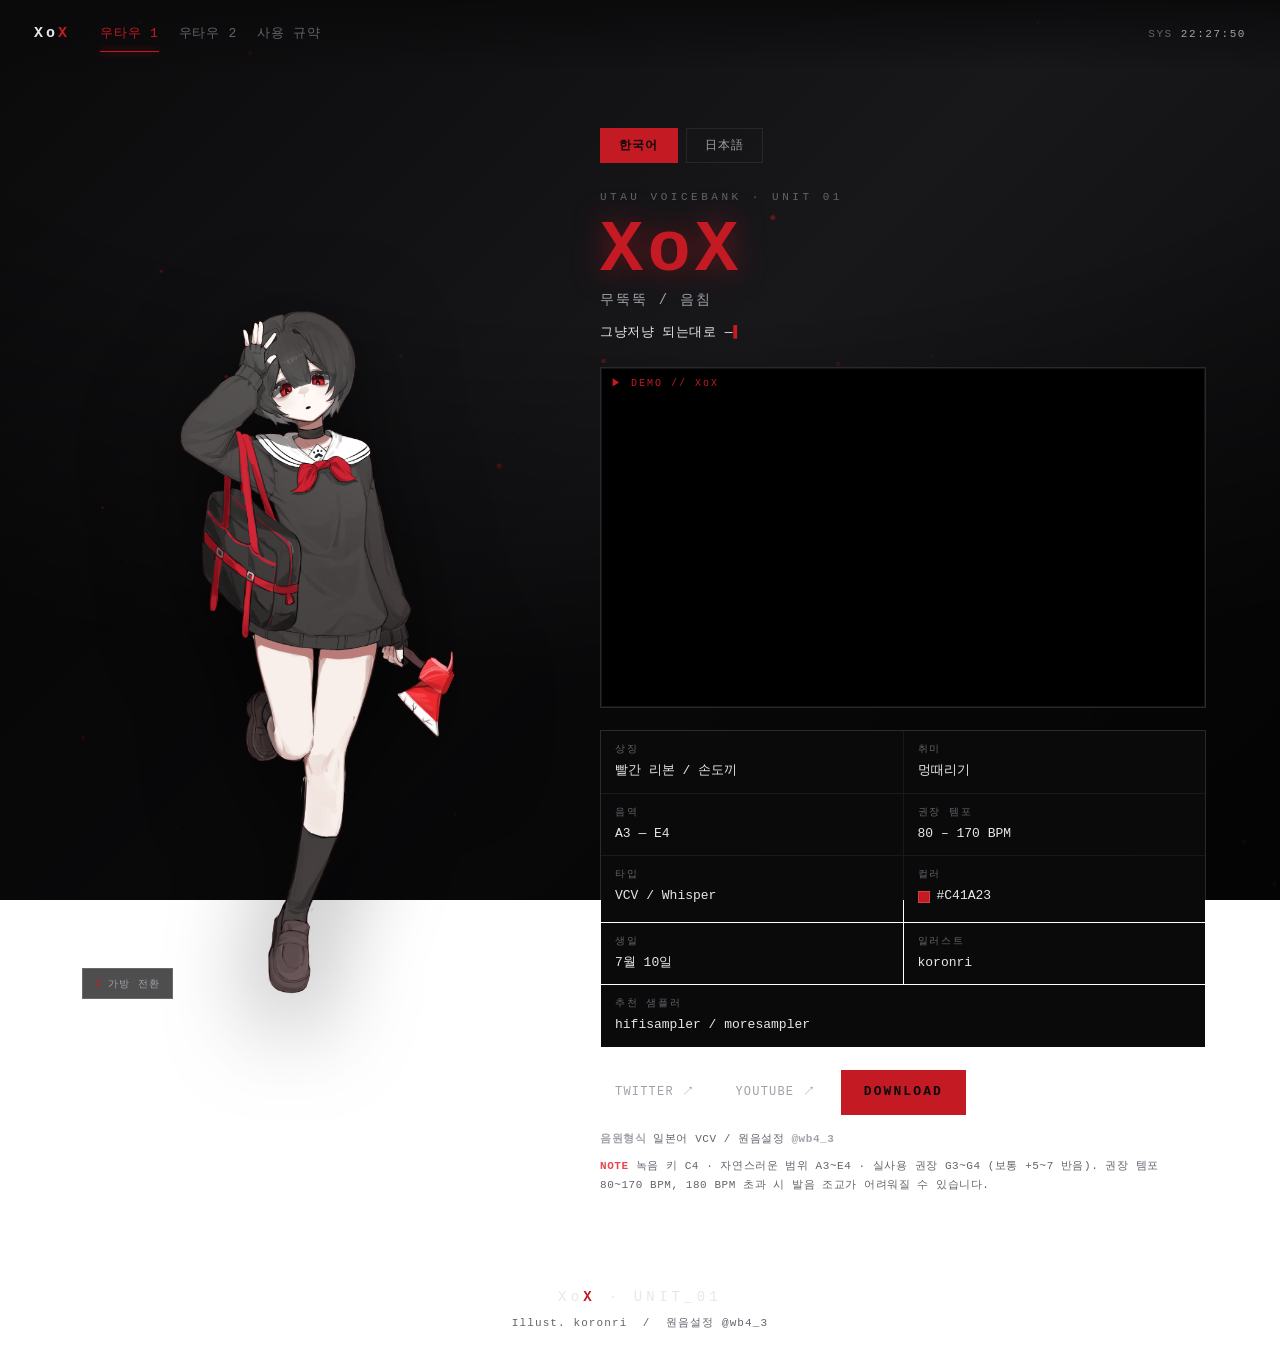
<file: index.html>
<!DOCTYPE html>
<html lang="ko">
<head>
<meta charset="UTF-8">
<meta name="viewport" content="width=device-width, initial-scale=1.0">
<title>XoX — UTAU 01</title>
<link rel="stylesheet" href="style.css">
</head>
<body data-unit="02">
<canvas id="dots" class="fx-dots"></canvas>

<!-- LOADING -->
<div id="loader">
  <div class="lg">LOADING<b>...</b></div>
  <div class="lbar"><i></i></div>
</div>

<!-- NAV -->
<nav class="nav">
  <span class="home">Xo<b>X</b></span>
  <span class="links">
    <a href="index.html" class="active">우타우 1</a>
    <a href="utau2.html">우타우 2</a>
    <a href="notice.html">사용 규약</a>
  </span>
  <span class="spacer"></span>
  <span class="meta">SYS <span id="clock">--:--:--</span></span>
</nav>

<!-- STAGE -->
<main class="stage">
  <!-- 이미지 교체: images/char2.png 파일만 덮어쓰면 됨 -->
  <div class="figure" style="--char:url('images/char2.png')" data-a="images/char2.png" data-b="images/char2_nobag.png">
    <div class="silhouette"></div>
    <img class="char" src="images/char2.png" alt="XoX character">
    <button class="poseswap" type="button" aria-label="가방 있음/없음 전환">
      <span class="lang-ko">가방 전환</span><span class="lang-jp">カバン切替</span>
    </button>
  </div>

  <section class="info">
    <div class="langbar">
      <button class="langbtn active" data-lang="ko">한국어</button>
      <button class="langbtn" data-lang="jp">日本語</button>
    </div>

    <div class="eyebrow">UTAU VOICEBANK · UNIT 01</div>
    <h1 class="title">XoX</h1>
    <div class="subtitle"><span class="lang-ko">무뚝뚝 / 음침</span><span class="lang-jp">無愛想 / 陰気</span></div>
    <div class="typeline" id="type" data-ko="그냥저냥 되는대로 —" data-jp="そこそこ、なるがままに —"></div>

    <!-- XoX 대표영상 -->
    <div class="tube" data-embed="https://www.youtube.com/embed/E3G_Wc2rZ9o?rel=0">
      <span class="corner">▶ DEMO // XoX</span>
      <span class="noise"></span>
    </div>

    <div class="stats">
      <div class="cell"><div class="k"><span class="lang-ko">상징</span><span class="lang-jp">象徴</span></div>
        <div class="v"><span class="lang-ko">빨간 리본 / 손도끼</span><span class="lang-jp">赤いリボン / 手斧</span></div></div>
      <div class="cell"><div class="k"><span class="lang-ko">취미</span><span class="lang-jp">趣味</span></div>
        <div class="v"><span class="lang-ko">멍때리기</span><span class="lang-jp">ぼーっとすること</span></div></div>
      <div class="cell"><div class="k"><span class="lang-ko">음역</span><span class="lang-jp">音域</span></div><div class="v">A3 — E4</div></div>
      <div class="cell"><div class="k"><span class="lang-ko">권장 템포</span><span class="lang-jp">推奨テンポ</span></div><div class="v">80 – 170 BPM</div></div>
      <div class="cell"><div class="k"><span class="lang-ko">타입</span><span class="lang-jp">タイプ</span></div><div class="v">VCV / Whisper</div></div>
      <div class="cell"><div class="k"><span class="lang-ko">컬러</span><span class="lang-jp">カラー</span></div><div class="v"><span class="sw"><i style="background:#C41A23"></i> #C41A23</span></div></div>
      <div class="cell"><div class="k"><span class="lang-ko">생일</span><span class="lang-jp">誕生日</span></div>
        <div class="v"><span class="lang-ko">7월 10일</span><span class="lang-jp">7月10日</span></div></div>
      <div class="cell"><div class="k"><span class="lang-ko">일러스트</span><span class="lang-jp">イラスト</span></div><div class="v">koronri</div></div>
      <div class="cell" style="grid-column:1/-1"><div class="k"><span class="lang-ko">추천 샘플러</span><span class="lang-jp">推奨サンプラー</span></div><div class="v">hifisampler / moresampler</div></div>
    </div>

    <div class="actions">
      <a class="soc" href="https://x.com/qXoX999p" target="_blank" rel="noopener">TWITTER ↗</a>
      <a class="soc" href="https://youtu.be/E3G_Wc2rZ9o" target="_blank" rel="noopener">YOUTUBE ↗</a>
      <a class="dl" href="download/XoX_UTAU_jp-vcv.zip" download>DOWNLOAD</a>
    </div>
    <div class="fmt">
      <span class="lang-ko"><b>음원형식</b> 일본어 VCV / 원음설정 <b>@wb4_3</b></span>
      <span class="lang-jp"><b>音源形式</b> 日本語 VCV / 原音設定 <b>@wb4_3</b></span>
    </div>
    <div class="fmt note">
      <span class="lang-ko"><b>NOTE</b> 녹음 키 C4 · 자연스러운 범위 A3~E4 · 실사용 권장 G3~G4 (보통 +5~7 반음).
        권장 템포 80~170 BPM, 180 BPM 초과 시 발음 조교가 어려워질 수 있습니다.</span>
      <span class="lang-jp"><b>NOTE</b> 録音キー C4 · 自然な音域 A3~E4 · 実用推奨 G3~G4（おおよそ +5~7 半音）。
        推奨テンポ 80~170 BPM、180 BPM を超えると発音調声が難しくなる場合があります。</span>
    </div>
  </section>
</main>

<footer class="foot">
  <div class="n">Xo<b>X</b> · UNIT_01</div>
  <div class="c">
    <span class="lang-ko">Illust. koronri &nbsp;/&nbsp; 원음설정 @wb4_3</span>
    <span class="lang-jp">Illust. koronri &nbsp;/&nbsp; 原音設定 @wb4_3</span>
  </div>
</footer>

<script src="script.js"></script>
</body>
</html>
</file>
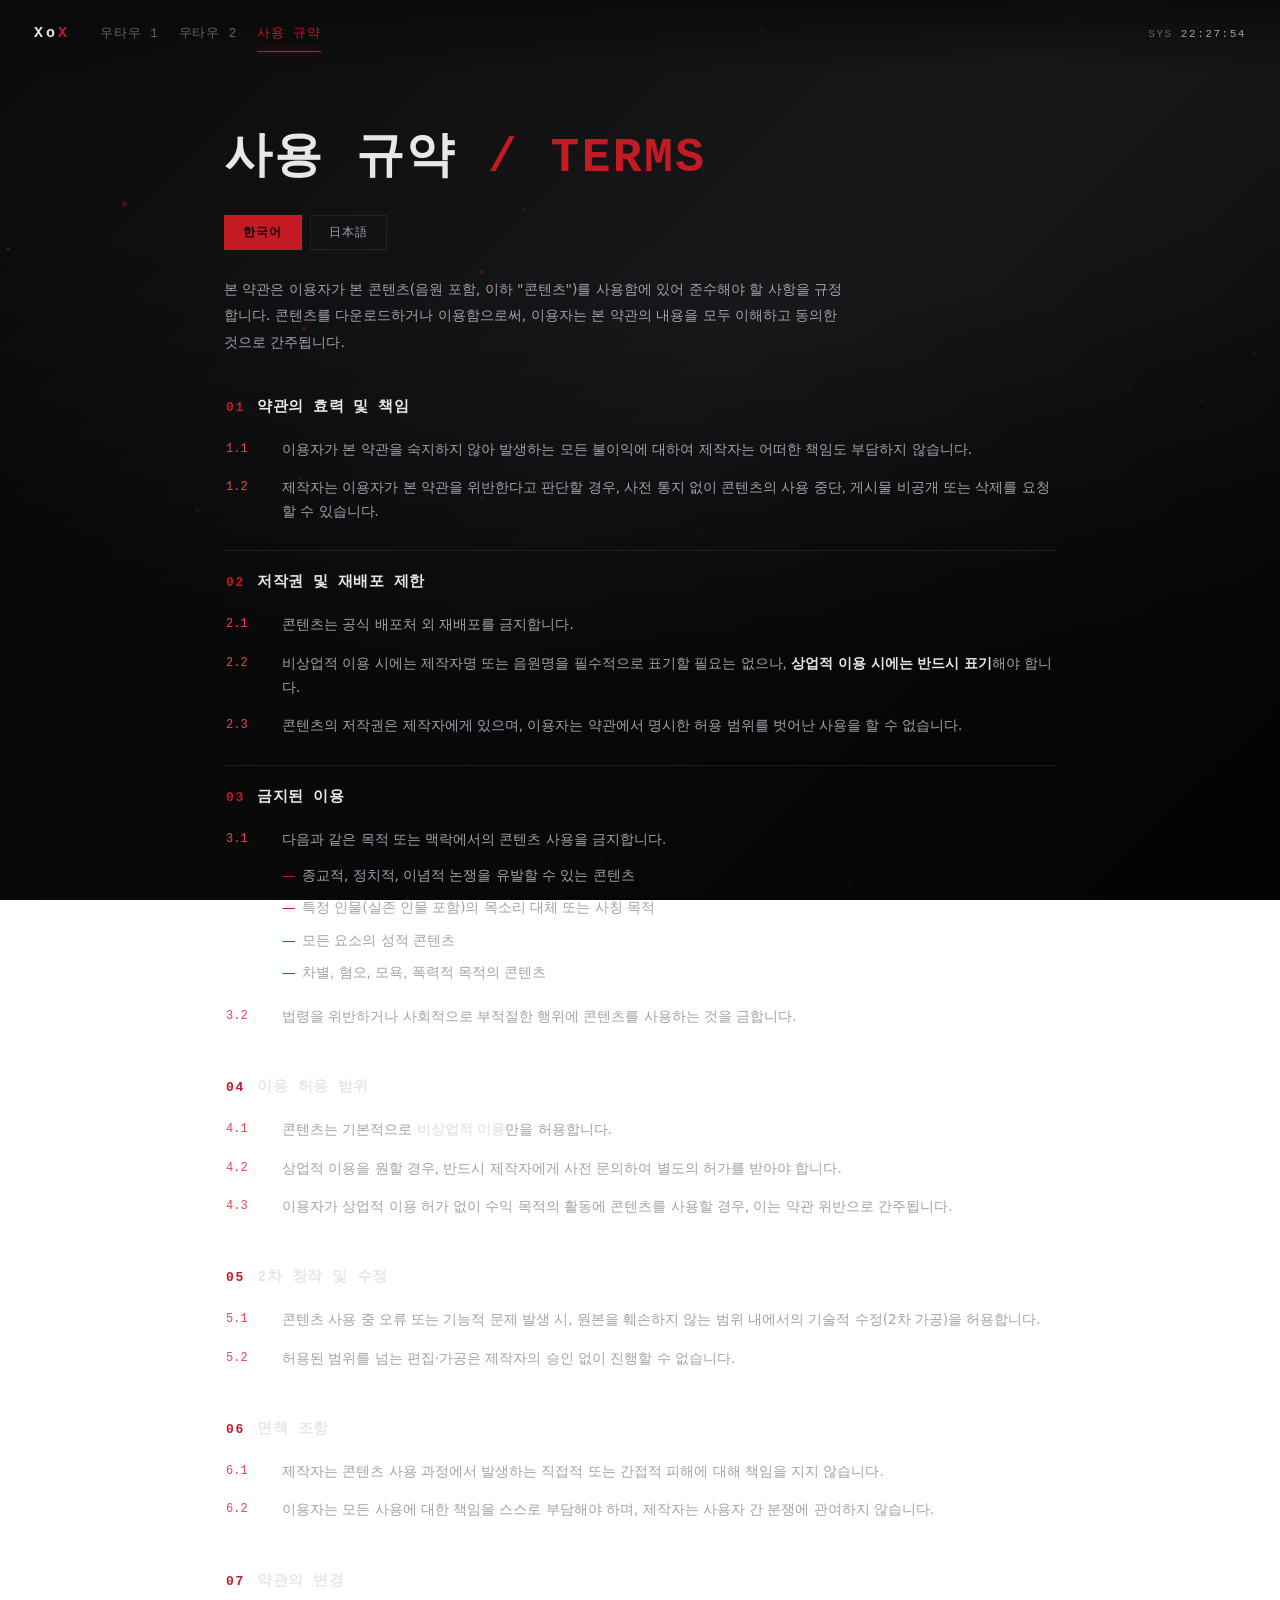
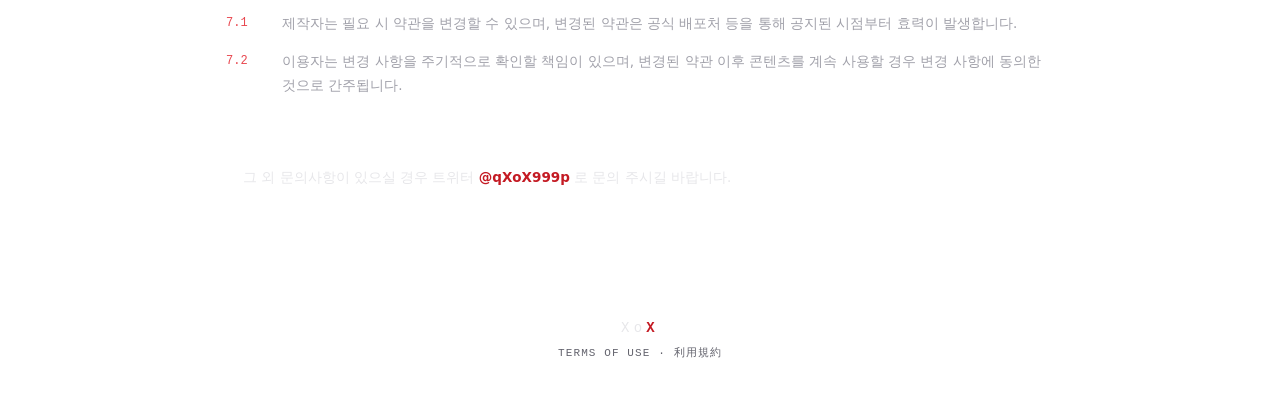
<file: notice.html>
<!DOCTYPE html>
<html lang="ko">
<head>
<meta charset="UTF-8">
<meta name="viewport" content="width=device-width, initial-scale=1.0">
<title>사용 규약 · 利用規約 — XoX</title>
<link rel="stylesheet" href="style.css">
</head>
<body data-unit="02">
<canvas id="dots" class="fx-dots"></canvas>

<div id="loader">
  <div class="lg">LOADING<b>...</b></div>
  <div class="lbar"><i></i></div>
</div>

<nav class="nav">
  <span class="home">Xo<b>X</b></span>
  <span class="links">
    <a href="index.html">우타우 1</a>
    <a href="utau2.html">우타우 2</a>
    <a href="notice.html" class="active">사용 규약</a>
  </span>
  <span class="spacer"></span>
  <span class="meta">SYS <span id="clock">--:--:--</span></span>
</nav>

<main class="doc">
  <h1><span class="lang-ko">사용 규약</span><span class="lang-jp">利用規約</span> <b>/ TERMS</b></h1>

  <!-- 언어 토글 (다국어 지원) -->
  <div class="langbar">
    <button class="langbtn active" data-lang="ko">한국어</button>
    <button class="langbtn" data-lang="jp">日本語</button>
  </div>

  <!-- 서문 -->
  <p class="lead">
    <span class="lang-ko">본 약관은 이용자가 본 콘텐츠(음원 포함, 이하 "콘텐츠")를 사용함에 있어 준수해야 할 사항을 규정합니다.
      콘텐츠를 다운로드하거나 이용함으로써, 이용자는 본 약관의 내용을 모두 이해하고 동의한 것으로 간주됩니다.</span>
    <span class="lang-jp">本規約は、利用者が本コンテンツ（音源を含む、以下「コンテンツ」）を使用する際に遵守すべき事項を定めるものです。
      コンテンツをダウンロードまたは利用することにより、利用者は本規約の内容を理解し、同意したものとみなされます。</span>
  </p>

  <!-- ===== 한국어 ===== -->
  <div id="terms-ko" class="terms">
    <article class="term">
      <h3><span class="num">01</span> 약관의 효력 및 책임</h3>
      <div class="clause"><span class="ci">1.1</span><span>이용자가 본 약관을 숙지하지 않아 발생하는 모든 불이익에 대하여 제작자는 어떠한 책임도 부담하지 않습니다.</span></div>
      <div class="clause"><span class="ci">1.2</span><span>제작자는 이용자가 본 약관을 위반한다고 판단할 경우, 사전 통지 없이 콘텐츠의 사용 중단, 게시물 비공개 또는 삭제를 요청할 수 있습니다.</span></div>
    </article>
    <article class="term">
      <h3><span class="num">02</span> 저작권 및 재배포 제한</h3>
      <div class="clause"><span class="ci">2.1</span><span>콘텐츠는 공식 배포처 외 재배포를 금지합니다.</span></div>
      <div class="clause"><span class="ci">2.2</span><span>비상업적 이용 시에는 제작자명 또는 음원명을 필수적으로 표기할 필요는 없으나, <b>상업적 이용 시에는 반드시 표기</b>해야 합니다.</span></div>
      <div class="clause"><span class="ci">2.3</span><span>콘텐츠의 저작권은 제작자에게 있으며, 이용자는 약관에서 명시한 허용 범위를 벗어난 사용을 할 수 없습니다.</span></div>
    </article>
    <article class="term">
      <h3><span class="num">03</span> 금지된 이용</h3>
      <div class="clause"><span class="ci">3.1</span><span>다음과 같은 목적 또는 맥락에서의 콘텐츠 사용을 금지합니다.
        <ul>
          <li>종교적, 정치적, 이념적 논쟁을 유발할 수 있는 콘텐츠</li>
          <li>특정 인물(실존 인물 포함)의 목소리 대체 또는 사칭 목적</li>
          <li>모든 요소의 성적 콘텐츠</li>
          <li>차별, 혐오, 모욕, 폭력적 목적의 콘텐츠</li>
        </ul>
      </span></div>
      <div class="clause"><span class="ci">3.2</span><span>법령을 위반하거나 사회적으로 부적절한 행위에 콘텐츠를 사용하는 것을 금합니다.</span></div>
    </article>
    <article class="term">
      <h3><span class="num">04</span> 이용 허용 범위</h3>
      <div class="clause"><span class="ci">4.1</span><span>콘텐츠는 기본적으로 <b>비상업적 이용</b>만을 허용합니다.</span></div>
      <div class="clause"><span class="ci">4.2</span><span>상업적 이용을 원할 경우, 반드시 제작자에게 사전 문의하여 별도의 허가를 받아야 합니다.</span></div>
      <div class="clause"><span class="ci">4.3</span><span>이용자가 상업적 이용 허가 없이 수익 목적의 활동에 콘텐츠를 사용할 경우, 이는 약관 위반으로 간주됩니다.</span></div>
    </article>
    <article class="term">
      <h3><span class="num">05</span> 2차 창작 및 수정</h3>
      <div class="clause"><span class="ci">5.1</span><span>콘텐츠 사용 중 오류 또는 기능적 문제 발생 시, 원본을 훼손하지 않는 범위 내에서의 기술적 수정(2차 가공)을 허용합니다.</span></div>
      <div class="clause"><span class="ci">5.2</span><span>허용된 범위를 넘는 편집·가공은 제작자의 승인 없이 진행할 수 없습니다.</span></div>
    </article>
    <article class="term">
      <h3><span class="num">06</span> 면책 조항</h3>
      <div class="clause"><span class="ci">6.1</span><span>제작자는 콘텐츠 사용 과정에서 발생하는 직접적 또는 간접적 피해에 대해 책임을 지지 않습니다.</span></div>
      <div class="clause"><span class="ci">6.2</span><span>이용자는 모든 사용에 대한 책임을 스스로 부담해야 하며, 제작자는 사용자 간 분쟁에 관여하지 않습니다.</span></div>
    </article>
    <article class="term">
      <h3><span class="num">07</span> 약관의 변경</h3>
      <div class="clause"><span class="ci">7.1</span><span>제작자는 필요 시 약관을 변경할 수 있으며, 변경된 약관은 공식 배포처 등을 통해 공지된 시점부터 효력이 발생합니다.</span></div>
      <div class="clause"><span class="ci">7.2</span><span>이용자는 변경 사항을 주기적으로 확인할 책임이 있으며, 변경된 약관 이후 콘텐츠를 계속 사용할 경우 변경 사항에 동의한 것으로 간주됩니다.</span></div>
    </article>
  </div>

  <!-- ===== 日本語 ===== -->
  <div id="terms-jp" class="terms">
    <article class="term">
      <h3><span class="num">01</span> 利用規約の効力および責任</h3>
      <div class="clause"><span class="ci">1.1</span><span>利用者が本規約を熟読しなかったことにより生じるすべての不利益について、製作者は一切の責任を負いません。</span></div>
      <div class="clause"><span class="ci">1.2</span><span>製作者は、利用者が本規約に違反したと判断した場合、事前通告なしにコンテンツの使用中断、投稿内容の非公開化または削除請求を行うことがあります。</span></div>
    </article>
    <article class="term">
      <h3><span class="num">02</span> 著作権および再配布の制限</h3>
      <div class="clause"><span class="ci">2.1</span><span>コンテンツは公式配布先以外で再配布することを禁止します。</span></div>
      <div class="clause"><span class="ci">2.2</span><span>非営利的利用の場合、製作者名または音源名の表記は必須ではありませんが、<b>営利的利用時には必ず表記</b>してください。</span></div>
      <div class="clause"><span class="ci">2.3</span><span>コンテンツの著作権は製作者に帰属し、利用者は本規約で明示された許可範囲を超えた利用を行うことはできません。</span></div>
    </article>
    <article class="term">
      <h3><span class="num">03</span> 禁止される利用</h3>
      <div class="clause"><span class="ci">3.1</span><span>以下の目的または文脈でのコンテンツ利用を禁止します。
        <ul>
          <li>宗教的・政治的・思想的な論争になり得るコンテンツ</li>
          <li>特定人物（実在人物を含む）の声の代替または詐称目的</li>
          <li>すべての要素の性的コンテンツ</li>
          <li>差別、憎悪、侮辱、暴力的な目的のコンテンツ</li>
        </ul>
      </span></div>
      <div class="clause"><span class="ci">3.2</span><span>法令に違反したり、社会的に不適切な行為にコンテンツを使用することは禁止されています。</span></div>
    </article>
    <article class="term">
      <h3><span class="num">04</span> 利用許可範囲</h3>
      <div class="clause"><span class="ci">4.1</span><span>コンテンツは基本的に<b>非営利的利用</b>のみ許可されます。</span></div>
      <div class="clause"><span class="ci">4.2</span><span>営利的な利用を希望する場合、必ず事前に製作者へ問い合わせ、別途の許可を得る必要があります。</span></div>
      <div class="clause"><span class="ci">4.3</span><span>利用者が営利利用の許可を得ずに収益目的で利用した場合、本規約違反と見なされます。</span></div>
    </article>
    <article class="term">
      <h3><span class="num">05</span> 二次創作および修正</h3>
      <div class="clause"><span class="ci">5.1</span><span>コンテンツ利用中に発生したエラーや機能的問題がある場合、原本を毀損しない範囲での技術的修正（二次加工）を許可します。</span></div>
      <div class="clause"><span class="ci">5.2</span><span>許可範囲を超える編集・加工は、製作者の承認なしに行うことはできません。</span></div>
    </article>
    <article class="term">
      <h3><span class="num">06</span> 免責事項</h3>
      <div class="clause"><span class="ci">6.1</span><span>製作者は、コンテンツ使用で生じる直接的または間接的な被害に対し責任を負いません。</span></div>
      <div class="clause"><span class="ci">6.2</span><span>利用者はすべての利用に対する責任を自ら負い、製作者は利用者間のトラブルに関与しません。</span></div>
    </article>
    <article class="term">
      <h3><span class="num">07</span> 規約の変更</h3>
      <div class="clause"><span class="ci">7.1</span><span>製作者は必要に応じて規約を変更でき、変更後の規約は公式配布先などで告知された時点から効力を持ちます。</span></div>
      <div class="clause"><span class="ci">7.2</span><span>利用者は変更内容を定期的に確認する責任があり、変更後もコンテンツを使用する場合、変更内容に同意したものとみなされます。</span></div>
    </article>
  </div>

  <!-- 문의 -->
  <div class="contact">
    <span class="lang-ko">그 외 문의사항이 있으실 경우 트위터
      <a href="https://x.com/qXoX999p" target="_blank" rel="noopener">@qXoX999p</a> 로 문의 주시길 바랍니다.</span>
    <span class="lang-jp">その他の問い合わせがある場合は、X
      <a href="https://x.com/qXoX999p" target="_blank" rel="noopener">@qXoX999p</a> までご連絡ください。</span>
  </div>
</main>

<footer class="foot">
  <div class="n">Xo<b>X</b></div>
  <div class="c">TERMS OF USE · 利用規約</div>
</footer>

<script src="script.js"></script>
</body>
</html>
</file>
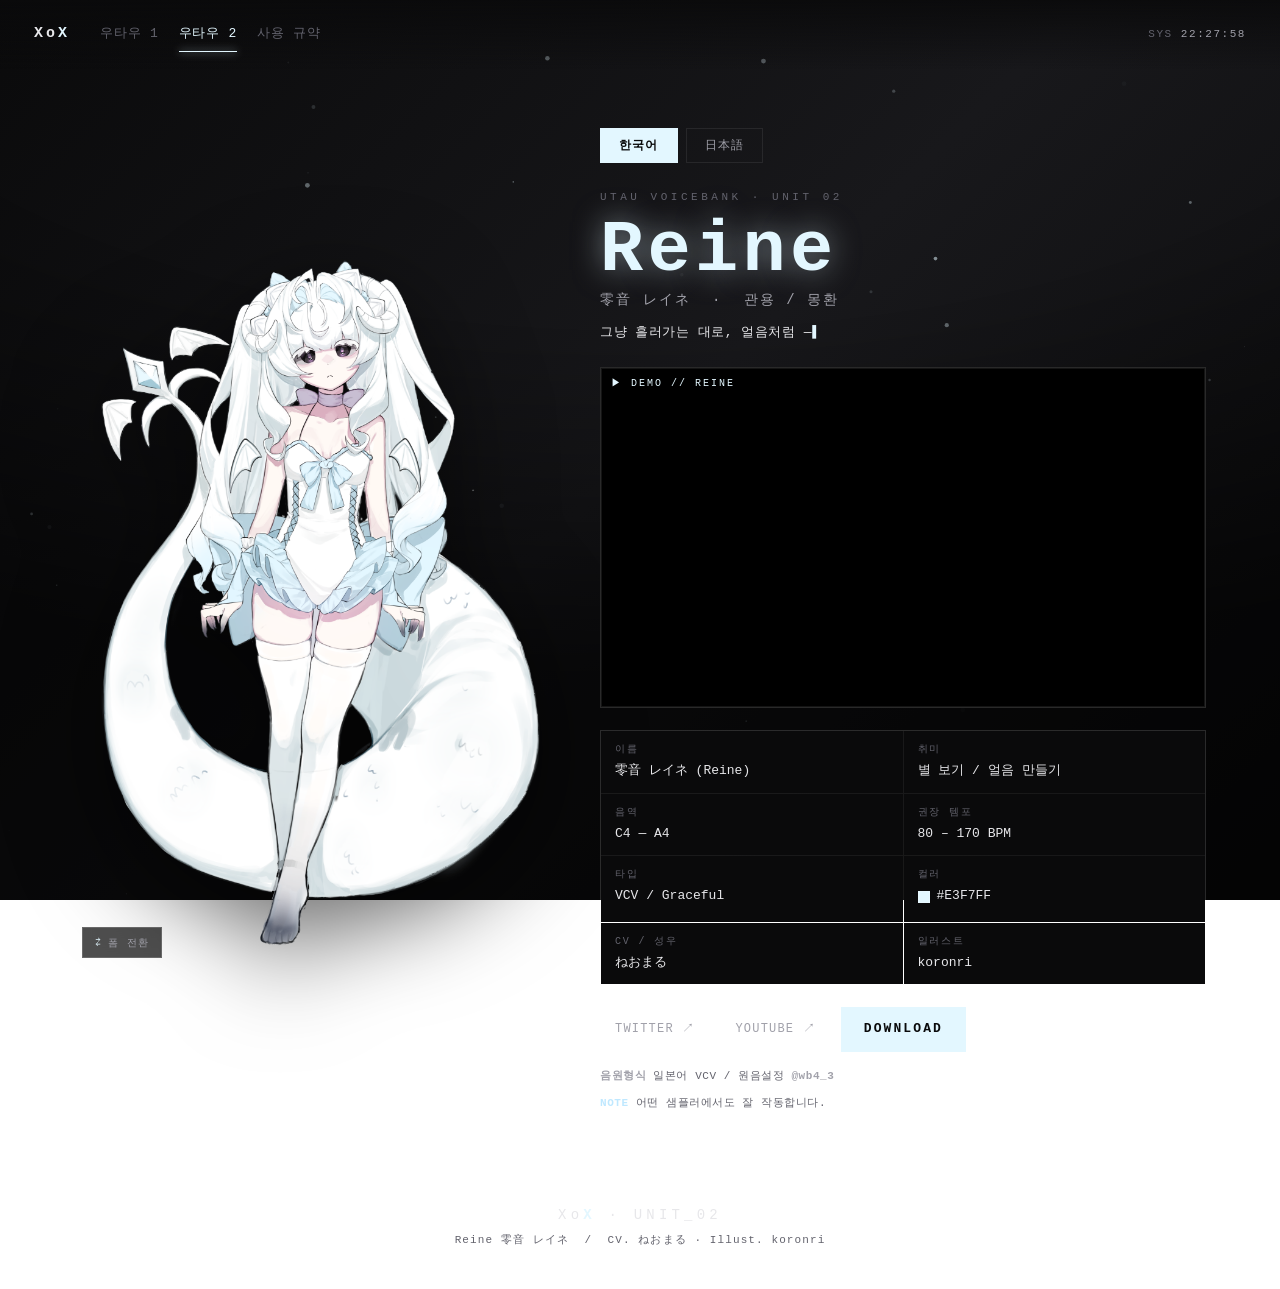
<file: utau2.html>
<!DOCTYPE html>
<html lang="ko">
<head>
<meta charset="UTF-8">
<meta name="viewport" content="width=device-width, initial-scale=1.0">
<title>Reine 零音 レイネ — UTAU 02</title>
<link rel="stylesheet" href="style.css">
</head>
<body data-unit="01">
<canvas id="dots" class="fx-dots"></canvas>

<div id="loader">
  <div class="lg">LOADING<b>...</b></div>
  <div class="lbar"><i></i></div>
</div>

<nav class="nav">
  <span class="home">Xo<b>X</b></span>
  <span class="links">
    <a href="index.html">우타우 1</a>
    <a href="utau2.html" class="active">우타우 2</a>
    <a href="notice.html">사용 규약</a>
  </span>
  <span class="spacer"></span>
  <span class="meta">SYS <span id="clock">--:--:--</span></span>
</nav>

<main class="stage">
  <!-- 이미지 교체: images/char1.png 파일만 덮어쓰면 됨 -->
  <div class="figure" style="--char:url('images/char1.png')" data-a="images/char1.png" data-b="images/char1_v1.png">
    <div class="silhouette"></div>
    <img class="char" src="images/char1.png" alt="Reine character">
    <button class="poseswap" type="button" aria-label="모습 전환">
      <span class="lang-ko">폼 전환</span><span class="lang-jp">フォーム</span>
    </button>
  </div>

  <section class="info">
    <div class="langbar">
      <button class="langbtn active" data-lang="ko">한국어</button>
      <button class="langbtn" data-lang="jp">日本語</button>
    </div>

    <div class="eyebrow">UTAU VOICEBANK · UNIT 02</div>
    <h1 class="title">Reine</h1>
    <div class="subtitle">零音 レイネ &nbsp;·&nbsp; <span class="lang-ko">관용 / 몽환</span><span class="lang-jp">寛容 / 夢幻</span></div>
    <div class="typeline" id="type" data-ko="그냥 흘러가는 대로, 얼음처럼 —" data-jp="流れるままに、氷のように —"></div>

    <!-- Reine 대표영상 -->
    <div class="tube" data-embed="https://www.youtube.com/embed/Bl_4EvXYm4w?rel=0">
      <span class="corner">▶ DEMO // REINE</span>
      <span class="noise"></span>
    </div>

    <div class="stats">
      <div class="cell"><div class="k"><span class="lang-ko">이름</span><span class="lang-jp">名前</span></div><div class="v">零音 レイネ (Reine)</div></div>
      <div class="cell"><div class="k"><span class="lang-ko">취미</span><span class="lang-jp">趣味</span></div>
        <div class="v"><span class="lang-ko">별 보기 / 얼음 만들기</span><span class="lang-jp">星を見ること / 氷を作ること</span></div></div>
      <div class="cell"><div class="k"><span class="lang-ko">음역</span><span class="lang-jp">音域</span></div><div class="v">C4 — A4</div></div>
      <div class="cell"><div class="k"><span class="lang-ko">권장 템포</span><span class="lang-jp">推奨テンポ</span></div><div class="v">80 – 170 BPM</div></div>
      <div class="cell"><div class="k"><span class="lang-ko">타입</span><span class="lang-jp">タイプ</span></div>
        <div class="v">VCV / Graceful</div></div>
      <div class="cell"><div class="k"><span class="lang-ko">컬러</span><span class="lang-jp">カラー</span></div><div class="v"><span class="sw"><i style="background:#E3F7FF"></i> #E3F7FF</span></div></div>
      <div class="cell"><div class="k">CV<span class="lang-ko"> / 성우</span></div><div class="v">ねおまる</div></div>
      <div class="cell"><div class="k"><span class="lang-ko">일러스트</span><span class="lang-jp">イラスト</span></div><div class="v">koronri</div></div>
    </div>

    <div class="actions">
      <a class="soc" href="https://x.com/qXoX999p" target="_blank" rel="noopener">TWITTER ↗</a>
      <a class="soc" href="https://youtu.be/Bl_4EvXYm4w" target="_blank" rel="noopener">YOUTUBE ↗</a>
      <a class="dl" href="download/Reine_UTAU_ja-vcv.zip" download>DOWNLOAD</a>
    </div>
    <div class="fmt">
      <span class="lang-ko"><b>음원형식</b> 일본어 VCV / 원음설정 <b>@wb4_3</b></span>
      <span class="lang-jp"><b>音源形式</b> 日本語 VCV / 原音設定 <b>@wb4_3</b></span>
    </div>
    <div class="fmt note">
      <span class="lang-ko"><b>NOTE</b> 어떤 샘플러에서도 잘 작동합니다.</span>
      <span class="lang-jp"><b>NOTE</b> どのサンプラーでも問題なく動作します。</span>
    </div>
  </section>
</main>

<footer class="foot">
  <div class="n">Xo<b>X</b> · UNIT_02</div>
  <div class="c">Reine 零音 レイネ &nbsp;/&nbsp; CV. ねおまる · Illust. koronri</div>
</footer>

<script src="script.js"></script>
</body>
</html>
</file>
<file: style.css>
/* =========================================================
   XoX-style UTAU site  —  ref: xox.silvercherry.io
   dark zinc gradient · monospace · glow · red accent
   HTML / CSS / JS only.
   ========================================================= */

:root{
  --bg-0:#0a0a0b;
  --bg-1:#18181b;
  --surface:rgba(255,255,255,.028);
  --surface-2:rgba(255,255,255,.05);
  --line:rgba(255,255,255,.08);
  --line-hi:rgba(255,255,255,.16);
  --txt:#e7e7ea;
  --txt-dim:#a1a1aa;
  --txt-mute:#63636d;
  --accent:#fb2c36;        /* red-500, XoX default */
  --accent-2:#ff7480;
  --accent-glow:rgba(251,44,54,.55);
  --mono:ui-monospace,"SFMono-Regular","Cascadia Code","JetBrains Mono",Menlo,Consolas,monospace;
  --sans:"Pretendard","Segoe UI","Malgun Gothic",system-ui,sans-serif;
}
/* per-character accent */
body[data-unit="01"]{ --accent:#E3F7FF; --accent-2:#bfe8ff; --accent-glow:rgba(227,247,255,.5); } /* ice */
body[data-unit="02"]{ --accent:#C41A23; --accent-2:#e8474f; --accent-glow:rgba(196,26,35,.55); }  /* XoX red */
body[data-unit="sys"]{ --accent:#e4e4e7; --accent-2:#fafafa; --accent-glow:rgba(228,228,231,.35);} /* mono */

*{ box-sizing:border-box; }
html,body{ margin:0; padding:0; }
body{
  min-height:100vh;
  background:linear-gradient(135deg,var(--bg-0) 0%,var(--bg-1) 50%,var(--bg-0) 100%) fixed;
  color:var(--txt);
  font-family:var(--mono);
  font-size:14px; line-height:1.6;
  -webkit-font-smoothing:antialiased;
  overflow-x:hidden;
}
a{ color:inherit; text-decoration:none; }
::selection{ background:var(--accent); color:#0a0a0b; }

/* faint red particle field (canvas) + soft vignette — matches reference */
.fx-dots{ position:fixed; inset:0; z-index:0; pointer-events:none; }
body::before{
  content:""; position:fixed; inset:0; pointer-events:none; z-index:1;
  background:radial-gradient(125% 80% at 50% -5%, transparent 52%, rgba(0,0,0,.6) 100%);
}

/* ============ LOADING OVERLAY ============ */
#loader{
  position:fixed; inset:0; z-index:100;
  background:var(--bg-0);
  display:flex; flex-direction:column; align-items:center; justify-content:center; gap:20px;
  transition:opacity .6s ease, visibility .6s;
}
#loader.done{ opacity:0; visibility:hidden; }
#loader .lg{ font-family:var(--mono); letter-spacing:.4em; font-size:13px; color:var(--txt-dim); }
#loader .lg b{ color:var(--accent); }
#loader .lbar{ width:220px; height:2px; background:var(--line); overflow:hidden; }
#loader .lbar i{ display:block; height:100%; width:40%; background:var(--accent);
  box-shadow:0 0 12px var(--accent); animation:load 1.1s ease-in-out infinite; }
@keyframes load{ 0%{transform:translateX(-100%)} 100%{transform:translateX(320%)} }

/* ============ TOP NAV ============ */
.nav{
  position:fixed; top:0; left:0; right:0; z-index:40;
  display:flex; align-items:center; gap:22px;
  padding:20px 34px;
  background:linear-gradient(180deg,rgba(10,10,11,.9),transparent);
}
.nav .home{ font-family:var(--mono); font-weight:700; letter-spacing:.2em; color:var(--txt); font-size:15px; }
.nav .home b{ color:var(--accent); }
.nav .links{ display:flex; gap:20px; margin-left:8px; }
.nav .links a{
  position:relative; font-size:13px; letter-spacing:.06em; color:var(--txt-mute);
  padding:4px 0; transition:.18s;
}
.nav .links a:hover{ color:var(--txt); }
.nav .links a.active{ color:var(--accent); }
.nav .links a.active::after{
  content:""; position:absolute; left:0; right:0; bottom:-3px; height:1px;
  background:var(--accent); box-shadow:0 0 8px var(--accent);
}
.nav .spacer{ flex:1; }
.nav .meta{ font-size:11px; letter-spacing:.14em; color:var(--txt-mute); }
.nav .meta #clock{ color:var(--txt-dim); }

/* ============ STAGE ============ */
.stage{
  position:relative; z-index:2;
  max-width:1200px; margin:0 auto; padding:110px 34px 60px;
  display:grid; grid-template-columns:minmax(340px,470px) 1fr; gap:56px; align-items:center;
  min-height:100vh;
}

/* --- character (left) with red silhouette shadow — reference technique --- */
.figure{ position:relative; align-self:center; }
.figure .char{
  position:relative; z-index:2; display:block; width:100%; height:auto;
  filter:drop-shadow(0 26px 48px rgba(0,0,0,.6));
}
/* colored silhouette copy of the character, offset behind it */
.figure .silhouette{
  position:absolute; inset:0; z-index:1;
  background:var(--accent);
  -webkit-mask:var(--char) center/contain no-repeat;
          mask:var(--char) center/contain no-repeat;
  opacity:.5;
  filter:drop-shadow(0 0 26px var(--accent-glow));
  animation:breathe 5.5s ease-in-out infinite;
}
@keyframes breathe{
  0%,100%{ opacity:.42; transform:scale(1.04) translate(-14px,14px); }
  50%    { opacity:.60; transform:scale(1.06) translate(-17px,17px); }
}
.figure .char{ cursor:pointer; }
.figure .poseswap{
  position:absolute; left:8px; bottom:8px; z-index:4;
  display:inline-flex; align-items:center; gap:6px;
  font-family:var(--mono); font-size:10px; letter-spacing:.12em;
  padding:7px 12px; cursor:pointer;
  background:rgba(10,10,11,.72); color:var(--txt-dim);
  border:1px solid var(--line-hi); backdrop-filter:blur(4px);
  transition:.15s;
}
.figure .poseswap::before{ content:"⇄"; color:var(--accent); font-size:12px; }
.figure .poseswap:hover{ color:var(--accent); border-color:var(--accent); box-shadow:0 0 16px -6px var(--accent); }
.figure .poseswap.alt{ color:var(--accent); border-color:var(--accent); }

/* --- info panel (right) --- */
.info{ position:relative; z-index:2; }
.eyebrow{ font-size:11px; letter-spacing:.32em; color:var(--txt-mute); text-transform:uppercase; }
.title{
  font-family:var(--mono); font-weight:700; letter-spacing:.06em;
  font-size:clamp(40px,7vw,72px); line-height:1; margin:8px 0 2px;
  color:var(--accent); text-shadow:0 0 30px var(--accent-glow);
}
.subtitle{ color:var(--txt-dim); font-size:14px; letter-spacing:.15em; }
.typeline{ margin-top:12px; font-size:13px; color:var(--txt); min-height:22px; letter-spacing:.04em; }
.typeline .cur{ color:var(--accent); animation:blink 1s steps(1) infinite; }
@keyframes blink{ 50%{opacity:0} }

/* youtube frame */
.tube{
  margin-top:22px; position:relative;
  border:1px solid var(--line-hi); background:#000;
  aspect-ratio:16/9; overflow:hidden;
}
.tube iframe{ position:absolute; inset:0; width:100%; height:100%; border:0; }
.tube .corner{ position:absolute; top:8px; left:10px; z-index:3; pointer-events:none;
  font-size:10px; letter-spacing:.2em; color:var(--accent); mix-blend-mode:screen; }
.tube .noise{ position:absolute; inset:0; z-index:2; pointer-events:none;
  border:1px solid var(--line); }
.tube .soon{ position:absolute; inset:0; z-index:1; display:flex; flex-direction:column;
  align-items:center; justify-content:center; gap:8px; text-align:center;
  background:repeating-linear-gradient(135deg,rgba(255,255,255,.02) 0 10px,transparent 10px 20px);
  color:var(--txt-dim); font-family:var(--mono); font-size:12px; letter-spacing:.14em; }
.tube .soon b{ color:var(--accent); font-size:14px; letter-spacing:.28em; }

.fmt.note{ margin-top:8px; line-height:1.75; color:var(--txt-mute); }
.fmt.note b{ color:var(--accent-2); }

/* stat rows */
.stats{ margin-top:22px; display:grid; grid-template-columns:1fr 1fr; gap:1px;
  background:var(--line); border:1px solid var(--line); }
.stats .cell{ background:var(--bg-0); padding:11px 14px; }
.stats .k{ font-size:10px; letter-spacing:.18em; color:var(--txt-mute); text-transform:uppercase; }
.stats .v{ font-size:13px; color:var(--txt); margin-top:3px; }
.stats .v .ph{ color:var(--accent-2); font-size:11px; }
.sw{ display:inline-flex; align-items:center; gap:7px; }
.sw i{ width:12px; height:12px; display:inline-block; border:1px solid var(--line-hi); }

/* social + download */
.actions{ margin-top:22px; display:flex; flex-wrap:wrap; gap:10px; align-items:center; }
.soc{ display:inline-flex; align-items:center; gap:7px; padding:9px 14px;
  border:1px solid var(--line); color:var(--txt-dim); font-size:12px; letter-spacing:.1em;
  transition:.16s; }
.soc:hover{ border-color:var(--accent); color:var(--accent); }
.dl{ display:inline-flex; align-items:center; gap:9px; padding:11px 22px;
  background:var(--accent); color:#0a0a0b; font-weight:700; font-size:13px; letter-spacing:.16em;
  border:1px solid var(--accent); transition:.16s; }
.dl:hover{ background:transparent; color:var(--accent); box-shadow:0 0 24px -6px var(--accent); }
.fmt{ margin-top:16px; font-size:11px; letter-spacing:.05em; color:var(--txt-mute); }
.fmt b{ color:var(--txt-dim); }

/* ============ NOTICE / 사용규약 PAGE ============ */
.doc{ position:relative; z-index:2; max-width:900px; margin:0 auto; padding:120px 34px 80px; }
.doc h1{ font-family:var(--mono); font-size:clamp(30px,5vw,48px); letter-spacing:.05em; margin:0;
  color:var(--txt); }
.doc h1 b{ color:var(--accent); }
.doc .lead{ font-family:var(--sans); color:var(--txt-dim); font-size:14px; line-height:1.9;
  margin:14px 0 0; max-width:70ch; }

.card{ margin-top:20px; border:1px solid var(--line); background:var(--surface); }
.card .ch{ display:flex; align-items:center; gap:10px; padding:12px 18px; border-bottom:1px solid var(--line);
  font-size:11px; letter-spacing:.2em; text-transform:uppercase; color:var(--txt-mute); }
.card .ch b{ color:var(--accent); }
.card .ch .tag{ margin-left:auto; font-size:10px; padding:2px 8px; background:var(--accent);
  color:#0a0a0b; letter-spacing:.14em; font-weight:700; }
.card .cb{ padding:16px 18px; }

.cols{ display:grid; grid-template-columns:1fr 1fr; gap:16px; margin-top:20px; }
.rl{ list-style:none; margin:0; padding:0; }
.rl li{ position:relative; padding:10px 12px 10px 28px; border-bottom:1px solid var(--line);
  font-family:var(--sans); font-size:13.5px; line-height:1.6; color:var(--txt); }
.rl li:last-child{ border-bottom:0; }
.rl li::before{ position:absolute; left:6px; top:11px; font-family:var(--mono); font-size:13px; }
.rl.ok  li::before{ content:"+"; color:#4ade80; }
.rl.no  li::before{ content:"×"; color:var(--accent); }
.rl.ask li::before{ content:"?"; color:#fbbf24; }
.rl b{ color:var(--accent-2); }

.callout{ border-left:2px solid var(--accent); background:var(--bg-0); padding:12px 16px;
  font-family:var(--sans); font-size:13px; color:var(--txt-dim); margin-top:14px; }
.callout b{ color:var(--accent); }
.credit{ font-size:12px; color:var(--txt-mute); } .credit b{ color:var(--txt-dim); }
.chg .row{ display:grid; grid-template-columns:100px 92px 1fr; gap:12px; padding:8px 0;
  border-bottom:1px dashed var(--line); font-size:12px; }
.chg .ver{ color:var(--accent); } .chg .dt{ color:var(--txt-mute); }

/* ============ TERMS PAGE (multilingual) ============ */
.langbar{ display:flex; gap:8px; margin:18px 0 26px; }
.langbtn{ font-family:var(--mono); font-size:12px; letter-spacing:.1em; padding:8px 18px;
  background:transparent; color:var(--txt-dim); border:1px solid var(--line); cursor:pointer; transition:.15s; }
.langbtn:hover{ color:var(--txt); border-color:var(--line-hi); }
.langbtn.active{ color:#0a0a0b; background:var(--accent); border-color:var(--accent); font-weight:700; }

.note-buy{ margin-top:18px; }
.note-buy b{ color:var(--accent); }
.terms{ margin-top:20px; }
.term{ border-top:1px solid var(--line); padding:20px 2px; }
.term:first-child{ border-top:0; }
.term h3{ font-family:var(--mono); font-size:15px; letter-spacing:.03em; margin:0 0 10px; color:var(--txt);
  display:flex; align-items:baseline; gap:12px; }
.term h3 .num{ color:var(--accent); font-size:13px; letter-spacing:.14em; }
.clause{ display:grid; grid-template-columns:46px 1fr; gap:10px; padding:7px 0;
  font-family:var(--sans); font-size:13.5px; line-height:1.8; color:var(--txt-dim); }
.clause .ci{ font-family:var(--mono); color:var(--accent-2); font-size:12px; padding-top:2px; }
.clause b{ color:var(--txt); }
.clause ul{ margin:8px 0 2px; padding:0; list-style:none; }
.clause ul li{ position:relative; padding:4px 0 4px 20px; }
.clause ul li::before{ content:"—"; position:absolute; left:0; color:var(--accent); }
.contact{ margin-top:26px; padding:16px 18px; border:1px solid var(--line-hi); background:var(--surface);
  font-family:var(--sans); font-size:13.5px; color:var(--txt); }
.contact a{ color:var(--accent); font-weight:700; }
.contact a:hover{ text-decoration:underline; }

/* language visibility toggle */
.lang-jp{ display:none; }
body.jp .lang-ko{ display:none; }
body.jp .lang-jp{ display:inline; }
#terms-jp{ display:none; }
body.jp #terms-ko{ display:none; }
body.jp #terms-jp{ display:block; }

/* ============ FOOTER ============ */
.foot{ position:relative; z-index:2; text-align:center; padding:30px 20px 40px;
  border-top:1px solid var(--line); }
.foot .n{ font-family:var(--mono); letter-spacing:.3em; color:var(--txt); font-size:14px; }
.foot .n b{ color:var(--accent); }
.foot .c{ font-size:11px; color:var(--txt-mute); letter-spacing:.1em; margin-top:6px; }

/* ============ RESPONSIVE ============ */
@media (max-width:880px){
  .stage{ grid-template-columns:1fr; gap:30px; padding-top:100px; }
  .figure{ max-width:340px; margin:0 auto; }
  .cols,.stats{ grid-template-columns:1fr; }
  .stats{ grid-template-columns:1fr 1fr; }
}
@media (max-width:560px){
  .nav{ padding:14px 18px; gap:12px; flex-wrap:wrap; }
  .nav .meta{ display:none; }
  .stage,.doc{ padding-left:18px; padding-right:18px; }
  .stats{ grid-template-columns:1fr; }
}
</file>
